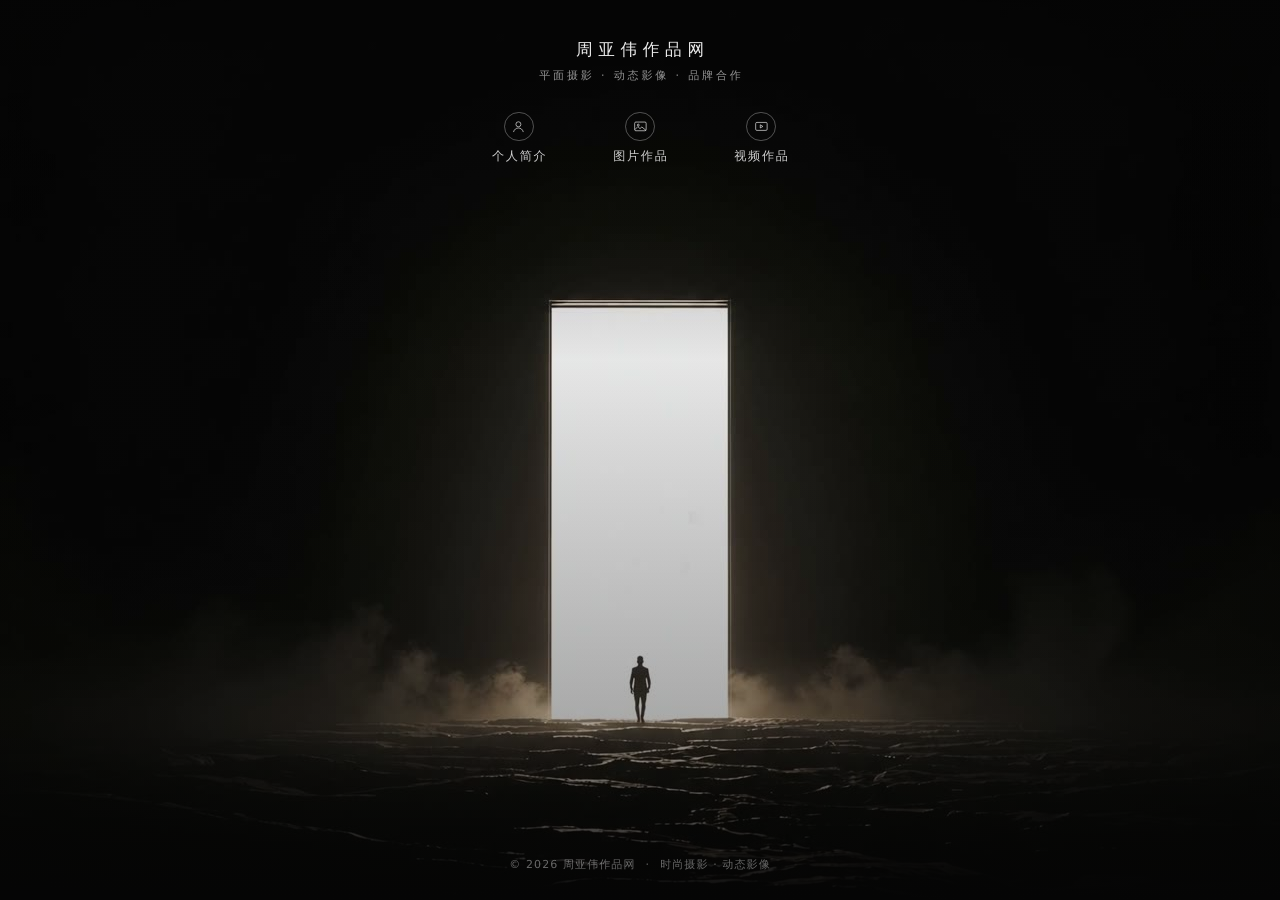
<file: docs/index.html>
<!doctype html>
<html lang="zh-CN">
  <head>
    <meta charset="utf-8" />
    <meta name="viewport" content="width=device-width, initial-scale=1" />
    <title>周亚伟作品网 · 作品集</title>
    <meta name="description" content="周亚伟作品网：平面摄影、动态影像与品牌合作的个人作品集。" />
    <meta name="theme-color" content="#050505" />
    <meta property="og:type" content="website" />
    <meta property="og:locale" content="zh_CN" />
    <meta property="og:site_name" content="周亚伟作品网" />
    <meta property="og:title" content="周亚伟作品网 · 作品集" />
    <meta property="og:description" content="平面摄影、动态影像与品牌合作的个人作品集。" />
    <meta property="og:image" content="https://zhoudong-cn.github.io/zhouyawei/og.jpg" />
    <meta name="twitter:card" content="summary_large_image" />
    <link rel="icon" href="favicon.svg" type="image/svg+xml" />
    <link rel="preload" as="image" href="assets/hero-poster.jpg" fetchpriority="high" />
    <link rel="stylesheet" href="styles.css" />
    <script>
      document.documentElement.classList.add("js-anim");
    </script>
  </head>

  <body>
    <div class="gate">
      <div class="plate" aria-hidden="true">
        <video
          class="plate-video"
          autoplay
          muted
          loop
          playsinline
          preload="metadata"
          poster="assets/hero-poster.jpg"
        >
          <source src="assets/hero-loop.mp4" type="video/mp4" />
        </video>
      </div>

      <main class="gate-inner">
        <h1 class="gate-title">周亚伟作品网</h1>
        <p class="gate-sub">平面摄影 · 动态影像 · 品牌合作</p>

        <nav class="entries" aria-label="作品入口">
          <a class="entry" href="intro.html">
            <span class="entry-ico">
              <svg viewBox="0 0 32 32" fill="none" aria-hidden="true">
                <circle cx="16" cy="11.4" r="5.4" stroke="currentColor" stroke-width="1.5" />
                <path
                  d="M5.6 27.4c1.6-5.2 5.5-8 10.4-8s8.8 2.8 10.4 8"
                  stroke="currentColor"
                  stroke-width="1.5"
                  stroke-linecap="round"
                />
              </svg>
            </span>
            <span class="entry-name">个人简介</span>
          </a>

          <a class="entry" href="photos.html">
            <span class="entry-ico">
              <svg viewBox="0 0 32 32" fill="none" aria-hidden="true">
                <rect
                  x="3.6"
                  y="6.6"
                  width="24.8"
                  height="18.8"
                  rx="2.6"
                  stroke="currentColor"
                  stroke-width="1.5"
                />
                <circle cx="11.4" cy="13.2" r="2.1" stroke="currentColor" stroke-width="1.5" />
                <path
                  d="M4.4 22.6l6.1-6.2 4.6 4.4 4.1-3.6 8.4 7"
                  stroke="currentColor"
                  stroke-width="1.5"
                  stroke-linecap="round"
                  stroke-linejoin="round"
                />
              </svg>
            </span>
            <span class="entry-name">图片作品</span>
          </a>

          <a class="entry" href="videos.html">
            <span class="entry-ico">
              <svg viewBox="0 0 32 32" fill="none" aria-hidden="true">
                <rect
                  x="3.6"
                  y="7.4"
                  width="24.8"
                  height="17.2"
                  rx="2.6"
                  stroke="currentColor"
                  stroke-width="1.5"
                />
                <path
                  d="M13.6 12.6l5.6 3.4-5.6 3.4z"
                  stroke="currentColor"
                  stroke-width="1.5"
                  stroke-linejoin="round"
                />
              </svg>
            </span>
            <span class="entry-name">视频作品</span>
          </a>
        </nav>
      </main>

      <footer class="gate-foot">
        <span>© <span id="year">2026</span> 周亚伟作品网</span>
        <span class="sep" aria-hidden="true">·</span>
        <span>时尚摄影 · 动态影像</span>
      </footer>
    </div>

    <script>
      (function () {
        var reduce = window.matchMedia("(prefers-reduced-motion: reduce)").matches;
        var v = document.querySelector(".plate-video");
        if (reduce && v) {
          v.removeAttribute("autoplay");
          v.pause();
        } else if (v && "IntersectionObserver" in window) {
          new IntersectionObserver(function (e) {
            e[0].isIntersecting ? v.play().catch(function () {}) : v.pause();
          }).observe(v);
        }
        var y = document.getElementById("year");
        if (y) y.textContent = new Date().getFullYear();
      })();
    </script>
  </body>
</html>
</file>
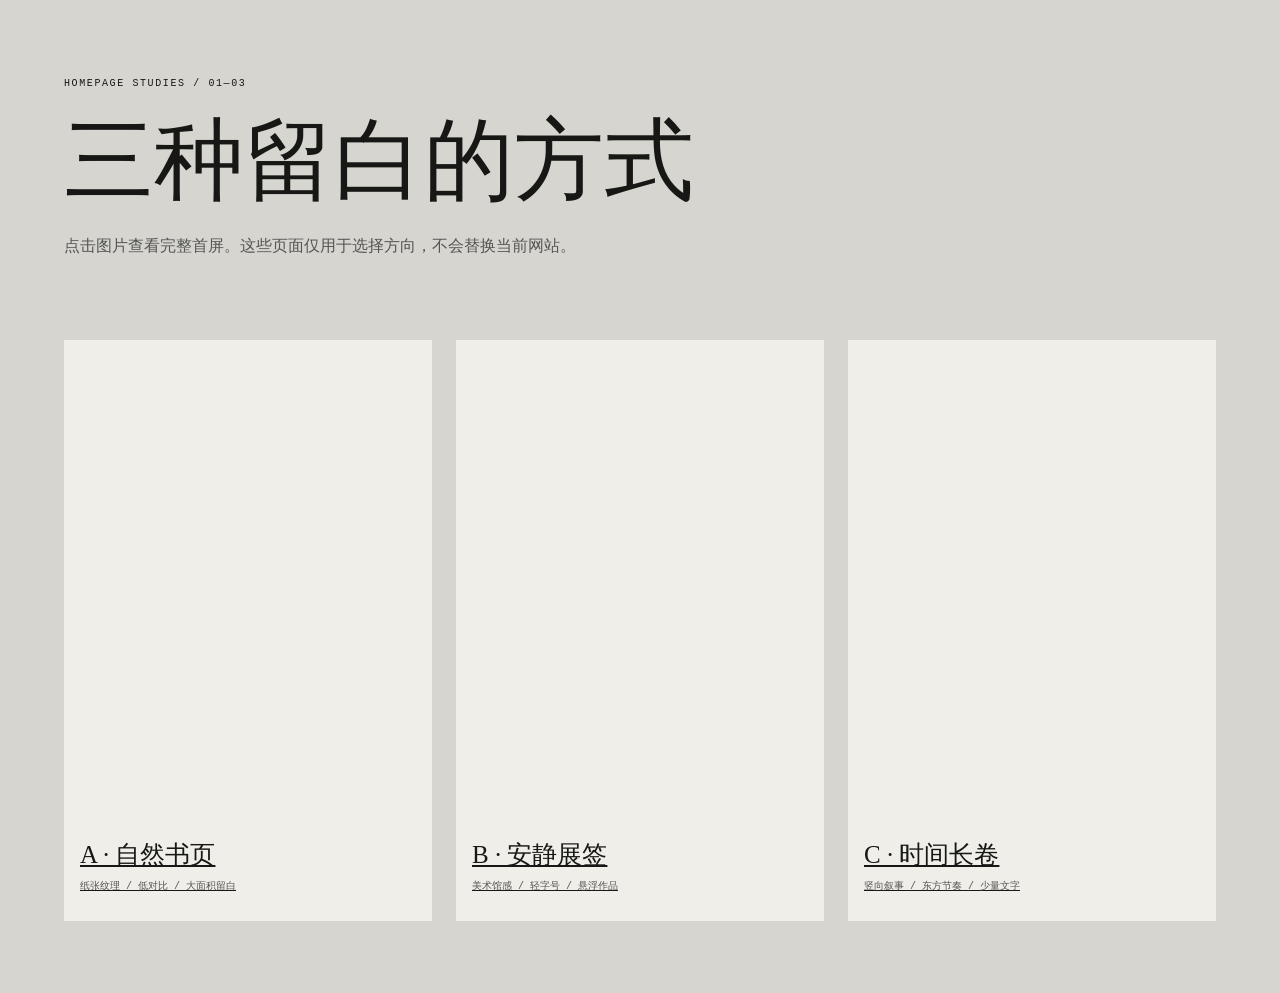
<file: docs/options/index.html>
<!doctype html><html lang="zh-CN"><head><meta charset="utf-8"><meta name="viewport" content="width=device-width,initial-scale=1"><title>首页排版选择</title><style>*{box-sizing:border-box}body{margin:0;padding:8vh 5vw;background:#d6d5cf;color:#171816;font-family:Arial,"PingFang SC",sans-serif}header{max-width:900px;margin-bottom:9vh}small{font:10px monospace;letter-spacing:.16em}h1{font:400 clamp(42px,7vw,92px)/1.05 Georgia,serif;margin:24px 0}p{line-height:1.7;color:#555}.grid{display:grid;grid-template-columns:repeat(3,1fr);gap:24px}.card{background:#efeee8;padding:12px;color:#171816;transition:.3s}.card:hover{transform:translateY(-6px)}.preview{height:52vh;background-size:cover;background-position:center;filter:grayscale(1)}.a{background-image:url(https://images.unsplash.com/photo-1464278533981-50106e6176b1?auto=format&fit=crop&w=900&q=75)}.b{background-image:url(https://images.unsplash.com/photo-1519608487953-e999c86e7455?auto=format&fit=crop&w=900&q=75)}.c{background-image:url(https://images.unsplash.com/photo-1500530855697-b586d89ba3ee?auto=format&fit=crop&w=900&q=75)}h2{font:400 25px Georgia;margin:18px 4px 4px}.card p{font:10px monospace;margin:8px 4px 16px}@media(max-width:760px){.grid{grid-template-columns:1fr}.preview{height:60vh}}</style></head><body><header><small>HOMEPAGE STUDIES / 01—03</small><h1>三种留白的方式</h1><p>点击图片查看完整首屏。这些页面仅用于选择方向，不会替换当前网站。</p></header><div class="grid"><a class="card" href="a.html"><div class="preview a"></div><h2>A · 自然书页</h2><p>纸张纹理 / 低对比 / 大面积留白</p></a><a class="card" href="b.html"><div class="preview b"></div><h2>B · 安静展签</h2><p>美术馆感 / 轻字号 / 悬浮作品</p></a><a class="card" href="c.html"><div class="preview c"></div><h2>C · 时间长卷</h2><p>竖向叙事 / 东方节奏 / 少量文字</p></a></div></body></html>
</file>
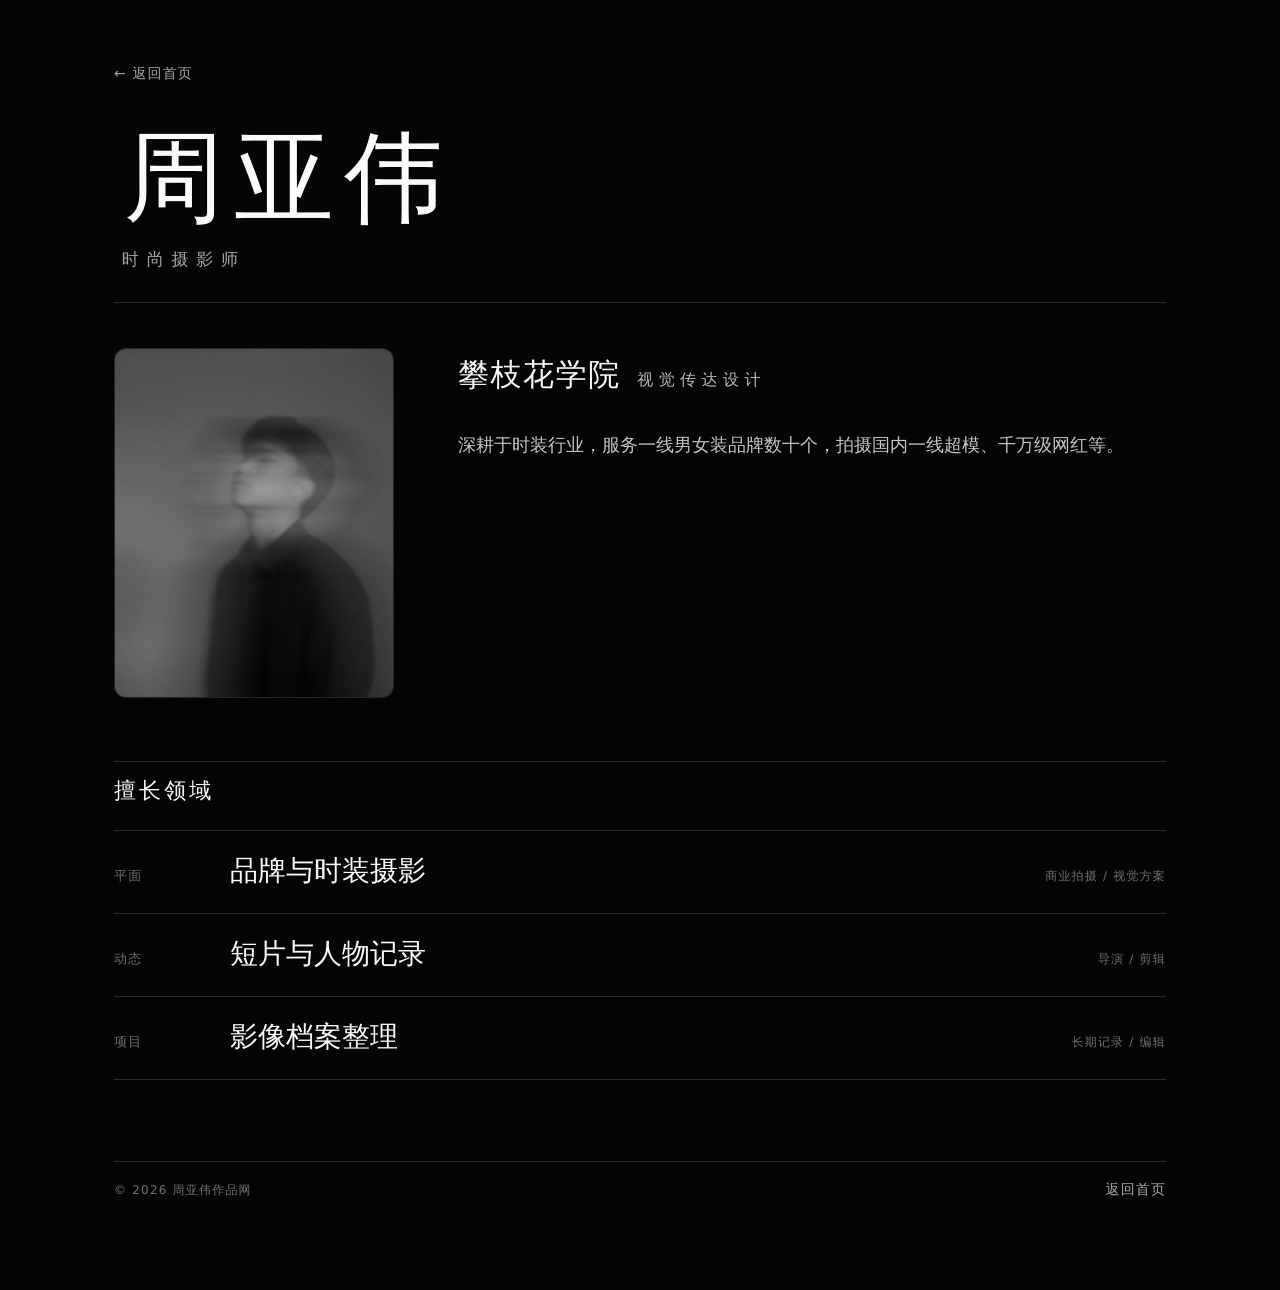
<file: docs/intro.html>
<!doctype html>
<html lang="zh-CN">
  <head>
    <meta charset="utf-8" />
    <meta name="viewport" content="width=device-width, initial-scale=1" />
    <title>个人简介 · 周亚伟作品网</title>
    <meta name="description" content="周亚伟作品网 · 时尚摄影师个人简介：平面摄影、短片影像与品牌合作。" />
    <meta name="theme-color" content="#050505" />
    <link rel="icon" href="favicon.svg" type="image/svg+xml" />
    <link rel="stylesheet" href="styles.css" />
  </head>

  <body>
    <main class="page">
      <a class="back" href="index.html">← 返回首页</a>

      <header class="intro-hero">
        <h1 class="intro-name">周亚伟</h1>
        <p class="intro-role">时尚摄影师</p>
      </header>

      <div class="intro-grid">
        <figure class="portrait">
          <img
            src="assets/portrait.jpg"
            alt="周亚伟"
            onerror="this.style.display='none';this.parentNode.classList.add('ph');this.parentNode.setAttribute('data-label','个人照片 portrait.jpg');"
          />
        </figure>

        <div class="intro-body">
          <p class="lead">
            <span class="edu-school">攀枝花学院</span>
            <span class="edu-major">视觉传达设计</span>
          </p>
          <p>深耕于时装行业，服务一线男女装品牌数十个，拍摄国内一线超模、千万级网红等。</p>
        </div>
      </div>

      <section class="section">
        <h2>擅长领域</h2>
        <div class="rows">
          <div class="row"><span class="yr">平面</span><h3>品牌与时装摄影</h3><span class="tag">商业拍摄 / 视觉方案</span></div>
          <div class="row"><span class="yr">动态</span><h3>短片与人物记录</h3><span class="tag">导演 / 剪辑</span></div>
          <div class="row"><span class="yr">项目</span><h3>影像档案整理</h3><span class="tag">长期记录 / 编辑</span></div>
        </div>
      </section>

      <footer class="page-foot">
        <span>© <span id="year">2026</span> 周亚伟作品网</span>
        <a class="back" href="index.html" style="margin: 0">返回首页</a>
      </footer>
    </main>

    <script>
      var y = document.getElementById("year");
      if (y) y.textContent = new Date().getFullYear();
    </script>
  </body>
</html>
</file>
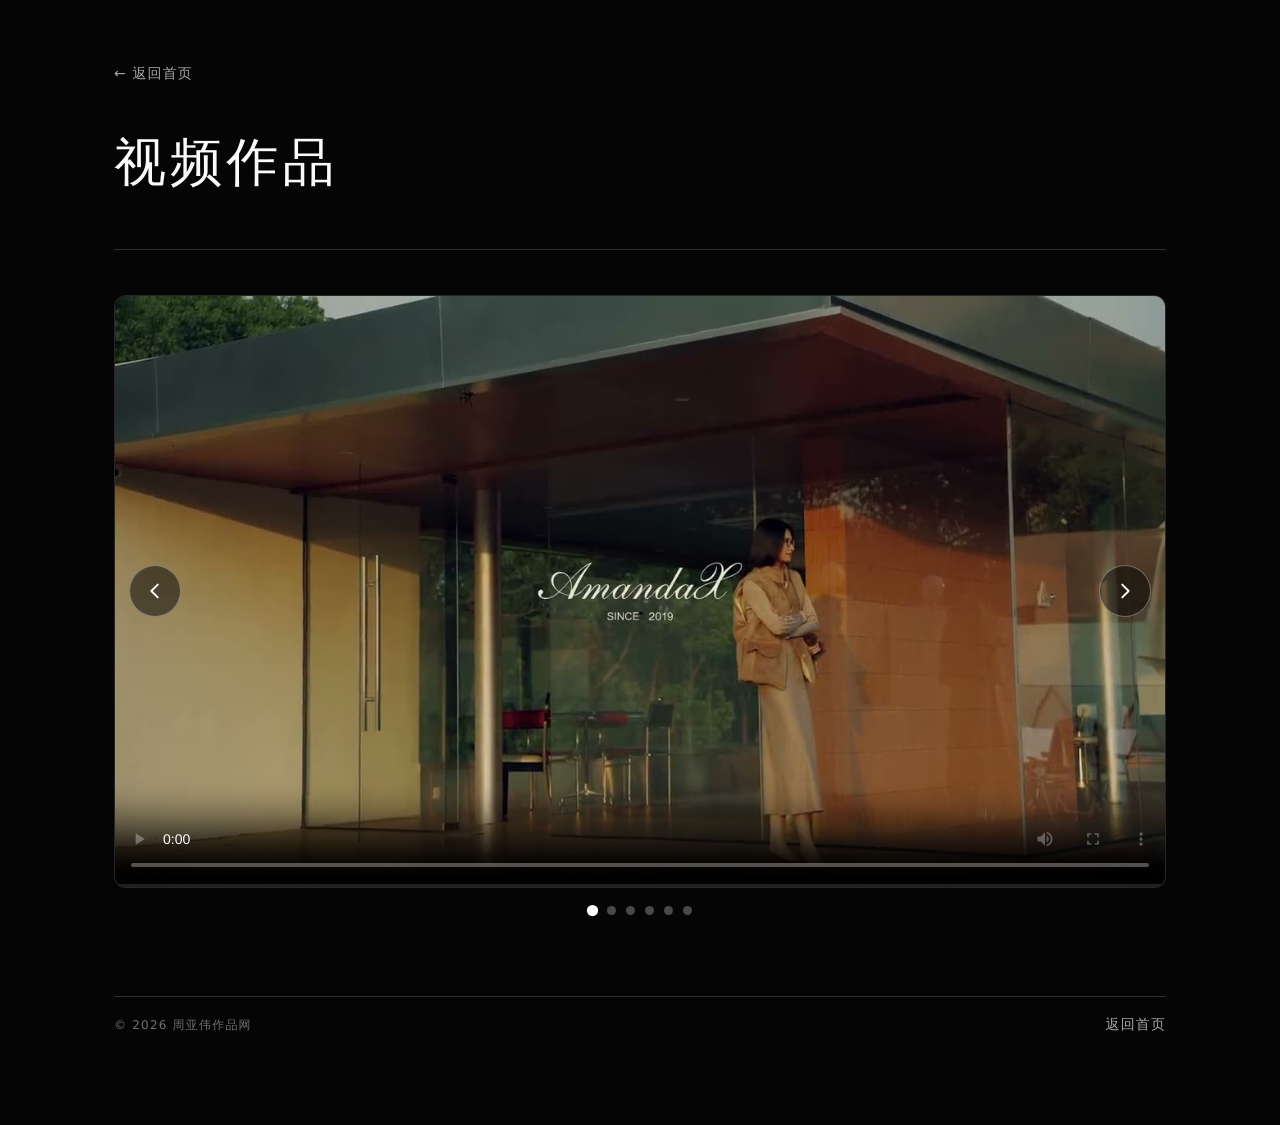
<file: docs/videos.html>
<!doctype html>
<html lang="zh-CN">
  <head>
    <meta charset="utf-8" />
    <meta name="viewport" content="width=device-width, initial-scale=1" />
    <title>视频作品 · 周亚伟作品网</title>
    <meta name="description" content="周亚伟作品网 · 短片与影像记录。" />
    <meta name="theme-color" content="#050505" />
    <meta property="og:type" content="website" />
    <meta property="og:locale" content="zh_CN" />
    <meta property="og:site_name" content="周亚伟作品网" />
    <meta property="og:title" content="视频作品 · 周亚伟作品网" />
    <meta property="og:description" content="短片与影像记录。" />
    <meta property="og:image" content="https://zhoudong-cn.github.io/zhouyawei/og.jpg" />
    <meta name="twitter:card" content="summary_large_image" />
    <link rel="icon" href="favicon.svg" type="image/svg+xml" />
    <link rel="stylesheet" href="styles.css" />
  </head>
  <body>
    <main class="page">
      <a class="back" href="index.html">← 返回首页</a>
      <header class="page-head">
        <h1>视频作品</h1>
      </header>

      <section class="carousel" aria-roledescription="轮播">
        <div class="carousel-stage">
          <div class="carousel-track" id="track">
            <div class="slide"><video controls preload="metadata" playsinline poster="assets/videos/v01.jpg" aria-label="视频 1"><source src="assets/videos/v01.mp4" type="video/mp4" /></video></div>
            <div class="slide"><video controls preload="metadata" playsinline poster="assets/videos/v02.jpg" aria-label="视频 2"><source src="assets/videos/v02.mp4" type="video/mp4" /></video></div>
            <div class="slide"><video controls preload="metadata" playsinline poster="assets/videos/v03.jpg" aria-label="视频 3"><source src="assets/videos/v03.mp4" type="video/mp4" /></video></div>
            <div class="slide"><video controls preload="metadata" playsinline poster="assets/videos/v04.jpg" aria-label="视频 4"><source src="assets/videos/v04.mp4" type="video/mp4" /></video></div>
            <div class="slide"><video controls preload="metadata" playsinline poster="assets/videos/v05.jpg" aria-label="视频 5"><source src="assets/videos/v05.mp4" type="video/mp4" /></video></div>
            <div class="slide"><video controls preload="metadata" playsinline poster="assets/videos/v06.jpg" aria-label="视频 6"><source src="assets/videos/v06.mp4" type="video/mp4" /></video></div>
          </div>

          <button class="car-btn prev" id="prev" type="button" aria-label="上一个">
            <svg viewBox="0 0 24 24" fill="none" aria-hidden="true"><path d="M15 5l-7 7 7 7" stroke="currentColor" stroke-width="2" stroke-linecap="round" stroke-linejoin="round" /></svg>
          </button>
          <button class="car-btn next" id="next" type="button" aria-label="下一个">
            <svg viewBox="0 0 24 24" fill="none" aria-hidden="true"><path d="M9 5l7 7-7 7" stroke="currentColor" stroke-width="2" stroke-linecap="round" stroke-linejoin="round" /></svg>
          </button>

          <div class="car-progress" aria-hidden="true"><span id="progFill"></span></div>
        </div>

        <div class="car-dots" id="dots" role="tablist" aria-label="视频导航"></div>
      </section>

      <footer class="page-foot">
        <span>© <span id="year">2026</span> 周亚伟作品网</span>
        <a class="back" href="index.html" style="margin:0">返回首页</a>
      </footer>
    </main>

    <script>
      (function(){
        var y=document.getElementById("year"); if(y) y.textContent=new Date().getFullYear();
        var track=document.getElementById("track");
        var stage=track.parentNode;
        var slides=Array.prototype.slice.call(track.children);
        var prev=document.getElementById("prev");
        var next=document.getElementById("next");
        var dotsWrap=document.getElementById("dots");
        var progFill=document.getElementById("progFill");
        var n=slides.length, i=0;
        var INTERVAL=5000, timer=null;

        slides.forEach(function(s,di){
          var b=document.createElement("button");
          b.type="button";
          b.setAttribute("role","tab");
          b.setAttribute("aria-label","第 "+(di+1)+" 个视频");
          b.addEventListener("click",function(){ go(di); start(); });
          dotsWrap.appendChild(b);
        });
        var dots=Array.prototype.slice.call(dotsWrap.children);

        function sync(){
          dots.forEach(function(d,di){ d.classList.toggle("on",di===i); });
          slides.forEach(function(s,si){
            var v=s.querySelector("video");
            if(v && si!==i) v.pause();
          });
        }
        function go(k){
          i=(k%n+n)%n;
          track.style.transform="translateX("+(-i*100)+"%)";
          sync();
          restartProgress();
        }

        function restartProgress(){
          if(!progFill) return;
          progFill.style.animation="none";
          void progFill.offsetWidth;
          if(!reduce) progFill.style.animation="carfill "+INTERVAL+"ms linear forwards";
          else progFill.style.transform="scaleX(1)";
        }
        function start(){
          stop();
          if(reduce) return;
          timer=setInterval(function(){
            var v=slides[i].querySelector("video");
            if(v && !v.paused && !v.ended && v.currentTime>0) return; // 不打断正在播放的视频
            go(i+1);
          },INTERVAL);
          stage.classList.remove("paused");
        }
        function stop(){
          if(timer){ clearInterval(timer); timer=null; }
          stage.classList.add("paused");
        }

        prev.addEventListener("click",function(){ go(i-1); start(); });
        next.addEventListener("click",function(){ go(i+1); start(); });
        document.addEventListener("keydown",function(e){
          if(e.key==="ArrowLeft"){ go(i-1); start(); }
          else if(e.key==="ArrowRight"){ go(i+1); start(); }
        });

        stage.addEventListener("mouseenter",stop);
        stage.addEventListener("mouseleave",start);
        document.addEventListener("visibilitychange",function(){ if(document.hidden) stop(); else start(); });

        var reduce=window.matchMedia("(prefers-reduced-motion: reduce)").matches;
        if(reduce) track.classList.add("no-anim");
        sync();
        start();
      })();
    </script>
  </body>
</html>
</file>
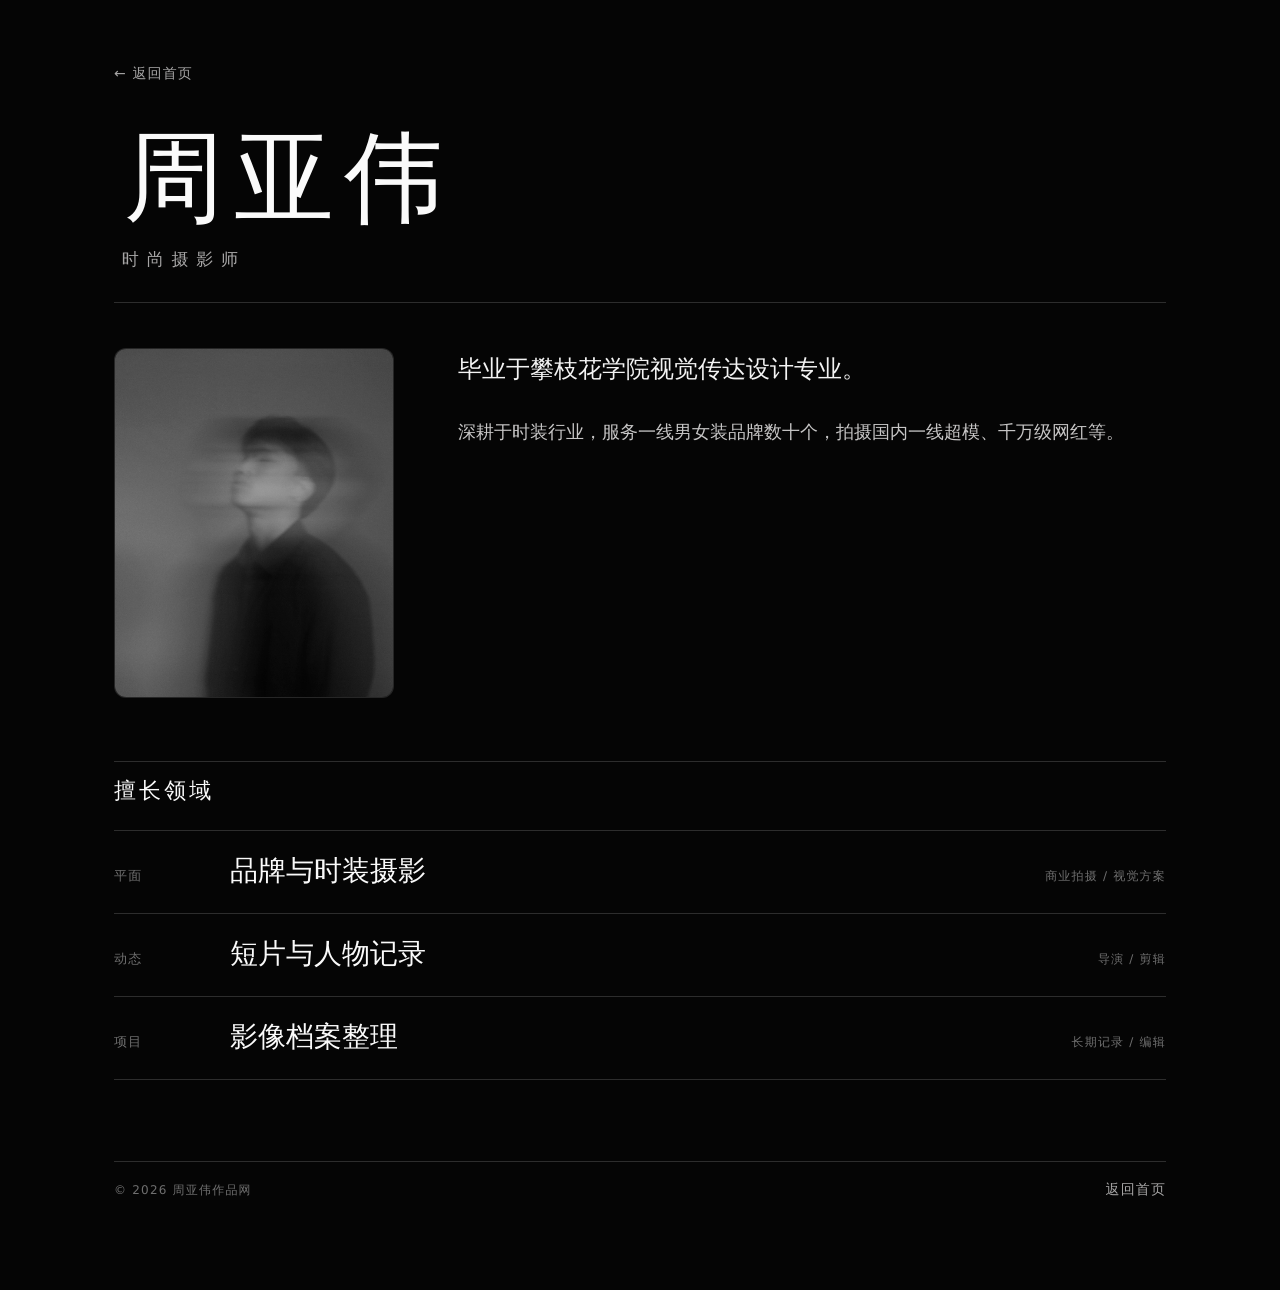
<file: github-pages/docs/intro.html>
<!doctype html>
<html lang="zh-CN">
  <head>
    <meta charset="utf-8" />
    <meta name="viewport" content="width=device-width, initial-scale=1" />
    <title>个人简介 · 周亚伟作品网</title>
    <meta name="description" content="周亚伟作品网 · 时尚摄影师个人简介：平面摄影、短片影像与品牌合作。" />
    <meta name="theme-color" content="#050505" />
    <link rel="icon" href="favicon.svg" type="image/svg+xml" />
    <link rel="stylesheet" href="styles.css" />
  </head>

  <body>
    <main class="page">
      <a class="back" href="index.html">← 返回首页</a>

      <header class="intro-hero">
        <h1 class="intro-name">周亚伟</h1>
        <p class="intro-role">时尚摄影师</p>
      </header>

      <div class="intro-grid">
        <figure class="portrait">
          <img
            src="assets/portrait.jpg"
            alt="周亚伟"
            onerror="this.style.display='none';this.parentNode.classList.add('ph');this.parentNode.setAttribute('data-label','个人照片 portrait.jpg');"
          />
        </figure>

        <div class="intro-body">
          <p class="lead">毕业于攀枝花学院视觉传达设计专业。</p>
          <p>深耕于时装行业，服务一线男女装品牌数十个，拍摄国内一线超模、千万级网红等。</p>
        </div>
      </div>

      <section class="section">
        <h2>擅长领域</h2>
        <div class="rows">
          <div class="row"><span class="yr">平面</span><h3>品牌与时装摄影</h3><span class="tag">商业拍摄 / 视觉方案</span></div>
          <div class="row"><span class="yr">动态</span><h3>短片与人物记录</h3><span class="tag">导演 / 剪辑</span></div>
          <div class="row"><span class="yr">项目</span><h3>影像档案整理</h3><span class="tag">长期记录 / 编辑</span></div>
        </div>
      </section>

      <footer class="page-foot">
        <span>© <span id="year">2026</span> 周亚伟作品网</span>
        <a class="back" href="index.html" style="margin: 0">返回首页</a>
      </footer>
    </main>

    <script>
      var y = document.getElementById("year");
      if (y) y.textContent = new Date().getFullYear();
    </script>
  </body>
</html>
</file>
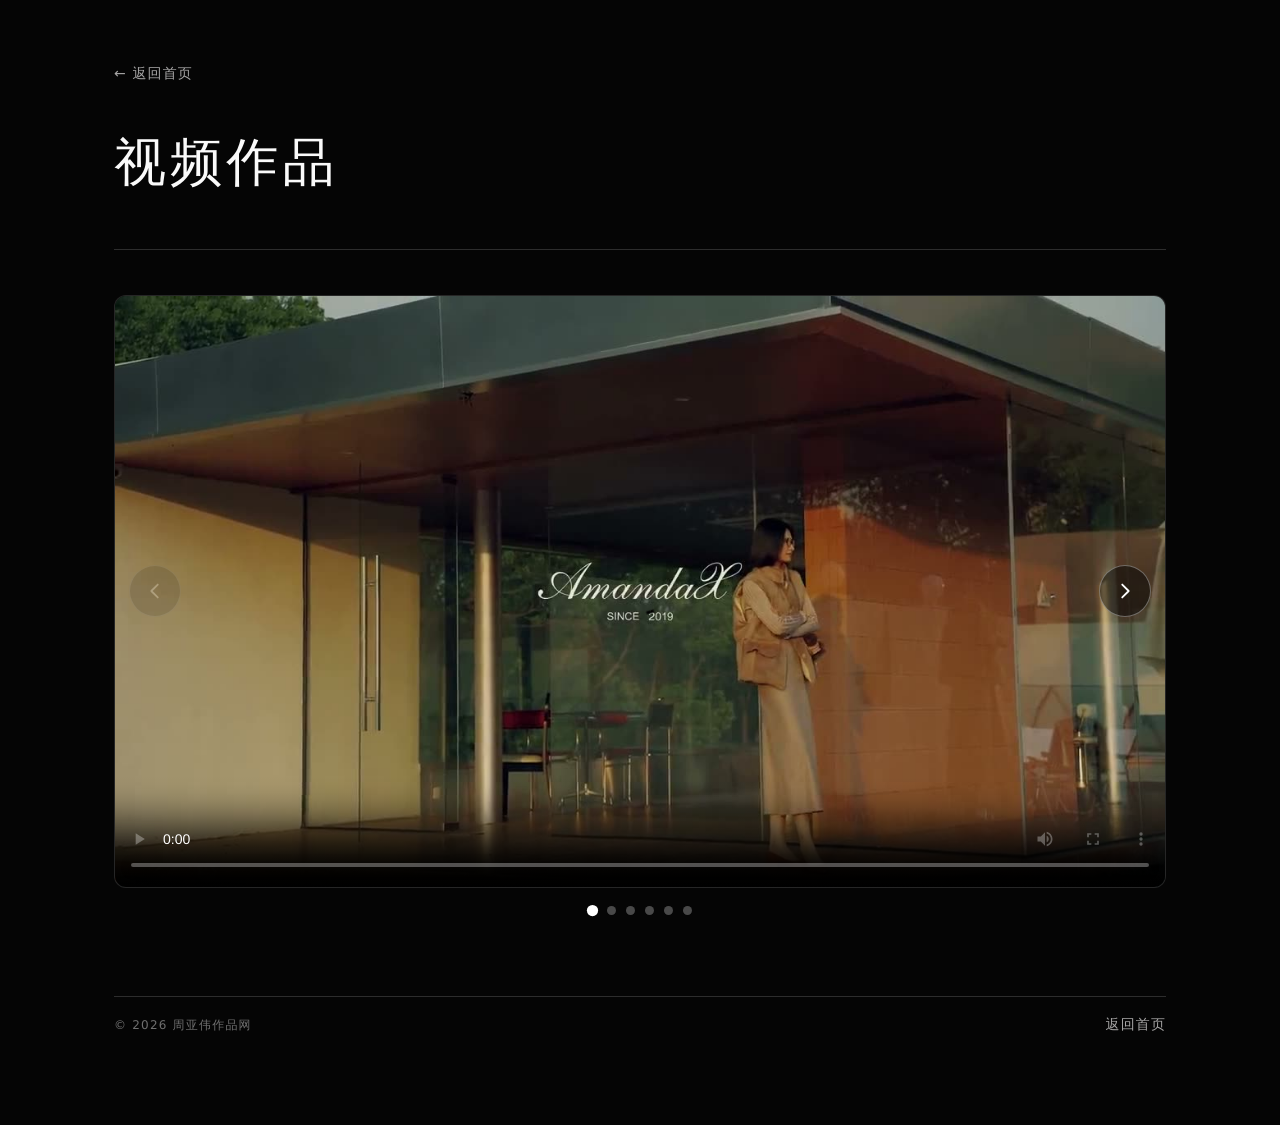
<file: github-pages/docs/videos.html>
<!doctype html>
<html lang="zh-CN">
  <head>
    <meta charset="utf-8" />
    <meta name="viewport" content="width=device-width, initial-scale=1" />
    <title>视频作品 · 周亚伟作品网</title>
    <meta name="description" content="周亚伟作品网 · 短片与影像记录。" />
    <meta name="theme-color" content="#050505" />
    <meta property="og:type" content="website" />
    <meta property="og:locale" content="zh_CN" />
    <meta property="og:site_name" content="周亚伟作品网" />
    <meta property="og:title" content="视频作品 · 周亚伟作品网" />
    <meta property="og:description" content="短片与影像记录。" />
    <meta property="og:image" content="https://zhoudong-cn.github.io/zhouyawei/og.jpg" />
    <meta name="twitter:card" content="summary_large_image" />
    <link rel="icon" href="favicon.svg" type="image/svg+xml" />
    <link rel="stylesheet" href="styles.css" />
  </head>
  <body>
    <main class="page">
      <a class="back" href="index.html">← 返回首页</a>
      <header class="page-head">
        <h1>视频作品</h1>
      </header>

      <section class="carousel" aria-roledescription="轮播">
        <div class="carousel-stage">
          <div class="carousel-track" id="track">
            <div class="slide"><video controls preload="metadata" playsinline poster="assets/videos/v01.jpg" aria-label="视频 1"><source src="assets/videos/v01.mp4" type="video/mp4" /></video></div>
            <div class="slide"><video controls preload="metadata" playsinline poster="assets/videos/v02.jpg" aria-label="视频 2"><source src="assets/videos/v02.mp4" type="video/mp4" /></video></div>
            <div class="slide"><video controls preload="metadata" playsinline poster="assets/videos/v03.jpg" aria-label="视频 3"><source src="assets/videos/v03.mp4" type="video/mp4" /></video></div>
            <div class="slide"><video controls preload="metadata" playsinline poster="assets/videos/v04.jpg" aria-label="视频 4"><source src="assets/videos/v04.mp4" type="video/mp4" /></video></div>
            <div class="slide"><video controls preload="metadata" playsinline poster="assets/videos/v05.jpg" aria-label="视频 5"><source src="assets/videos/v05.mp4" type="video/mp4" /></video></div>
            <div class="slide"><video controls preload="metadata" playsinline poster="assets/videos/v06.jpg" aria-label="视频 6"><source src="assets/videos/v06.mp4" type="video/mp4" /></video></div>
          </div>

          <button class="car-btn prev" id="prev" type="button" aria-label="上一个">
            <svg viewBox="0 0 24 24" fill="none" aria-hidden="true"><path d="M15 5l-7 7 7 7" stroke="currentColor" stroke-width="2" stroke-linecap="round" stroke-linejoin="round" /></svg>
          </button>
          <button class="car-btn next" id="next" type="button" aria-label="下一个">
            <svg viewBox="0 0 24 24" fill="none" aria-hidden="true"><path d="M9 5l7 7-7 7" stroke="currentColor" stroke-width="2" stroke-linecap="round" stroke-linejoin="round" /></svg>
          </button>
        </div>

        <div class="car-dots" id="dots" role="tablist" aria-label="视频导航"></div>
      </section>

      <footer class="page-foot">
        <span>© <span id="year">2026</span> 周亚伟作品网</span>
        <a class="back" href="index.html" style="margin:0">返回首页</a>
      </footer>
    </main>

    <script>
      (function(){
        var y=document.getElementById("year"); if(y) y.textContent=new Date().getFullYear();
        var track=document.getElementById("track");
        var slides=Array.prototype.slice.call(track.children);
        var prev=document.getElementById("prev");
        var next=document.getElementById("next");
        var dotsWrap=document.getElementById("dots");
        var n=slides.length, i=0;

        slides.forEach(function(s,di){
          var b=document.createElement("button");
          b.type="button";
          b.setAttribute("role","tab");
          b.setAttribute("aria-label","第 "+(di+1)+" 个视频");
          b.addEventListener("click",function(){ go(di); });
          dotsWrap.appendChild(b);
        });
        var dots=Array.prototype.slice.call(dotsWrap.children);

        function sync(){
          prev.disabled=i===0;
          next.disabled=i===n-1;
          dots.forEach(function(d,di){ d.classList.toggle("on",di===i); });
          slides.forEach(function(s,si){
            var v=s.querySelector("video");
            if(v && si!==i) v.pause();
          });
        }
        function go(k){
          i=Math.max(0,Math.min(n-1,k));
          track.style.transform="translateX("+(-i*100)+"%)";
          sync();
        }

        prev.addEventListener("click",function(){ go(i-1); });
        next.addEventListener("click",function(){ go(i+1); });
        document.addEventListener("keydown",function(e){
          if(e.key==="ArrowLeft") go(i-1);
          else if(e.key==="ArrowRight") go(i+1);
        });

        var reduce=window.matchMedia("(prefers-reduced-motion: reduce)").matches;
        if(reduce) track.classList.add("no-anim");
        sync();
      })();
    </script>
  </body>
</html>
</file>
<file: docs/styles.css>
/* =========================================================
   静默影像 · 全站样式
   1. 变量与基础  2. 首页入口（全屏视频 + 三个入口）
   3. 二级页面通用版式  4. 图片 / 视频 / 简介内容
   5. 响应式与动效降级
   ========================================================= */

/* ---------- 1. 变量与基础 ---------- */
:root {
  --bg: #050505;
  --ink: #fafafa;
  --muted: #a7a6a6;
  --dim: #6f6f6f;
  --line: rgba(250, 250, 250, 0.16);
  --line-soft: rgba(250, 250, 250, 0.1);
  --shell: clamp(20px, 5vw, 72px);
  --serif: Georgia, "Songti SC", "Times New Roman", serif;
  --sans: ui-sans-serif, system-ui, -apple-system, BlinkMacSystemFont, "Segoe UI",
    "PingFang SC", "Hiragino Sans GB", "Microsoft YaHei", sans-serif;
}

* {
  box-sizing: border-box;
}

html {
  scroll-behavior: smooth;
  background: var(--bg);
  -webkit-text-size-adjust: 100%;
}

body {
  margin: 0;
  background: var(--bg);
  color: var(--ink);
  font-family: var(--sans);
  text-rendering: geometricPrecision;
  -webkit-font-smoothing: antialiased;
}

a {
  color: inherit;
  text-decoration: none;
}

img,
video {
  display: block;
  max-width: 100%;
}

h1,
h2,
h3 {
  font-weight: 400;
}

:focus-visible {
  outline: 2px solid #fff;
  outline-offset: 3px;
  border-radius: 3px;
}

/* ---------- 2. 首页入口 ---------- */
.gate {
  position: relative;
  min-height: 100svh;
  display: grid;
  align-content: start;
  justify-items: center;
  overflow: hidden;
  background: var(--bg);
  padding: clamp(22px, 4.4vh, 44px) var(--shell) clamp(72px, 12vh, 120px);
}

.plate,
.plate::after,
.plate-video {
  position: absolute;
  inset: 0;
}

.plate-video {
  width: 100%;
  height: 100%;
  object-fit: cover;
  object-position: center;
  pointer-events: none;
}

.plate::after {
  content: "";
  background: linear-gradient(
      to bottom,
      rgba(5, 5, 5, 0.72) 0%,
      rgba(5, 5, 5, 0.3) 16%,
      rgba(5, 5, 5, 0.04) 40%,
      rgba(5, 5, 5, 0.3) 80%,
      #050505 100%
    ),
    linear-gradient(
      to right,
      rgba(5, 5, 5, 0.44) 0%,
      rgba(5, 5, 5, 0.05) 30%,
      rgba(5, 5, 5, 0.05) 70%,
      rgba(5, 5, 5, 0.44) 100%
    );
}

.gate-inner {
  position: relative;
  z-index: 1;
  text-align: center;
}

.gate-title {
  margin: 0 0 clamp(6px, 1.1vh, 10px);
  font-family: var(--serif);
  font-size: clamp(15px, 1.3vw, 19px);
  line-height: 1.2;
  letter-spacing: 0.34em;
  text-indent: 0.34em;
  color: rgba(250, 250, 250, 0.94);
}

.gate-sub {
  margin: 0 0 clamp(14px, 2.6vh, 24px);
  color: rgba(250, 250, 250, 0.58);
  font-size: clamp(10px, 0.86vw, 11.5px);
  letter-spacing: 0.26em;
  text-indent: 0.26em;
}

.entries {
  display: flex;
  flex-wrap: wrap;
  align-items: flex-start;
  justify-content: center;
  gap: clamp(22px, 4.4vw, 56px);
}

.entry {
  display: block;
  width: auto;
  padding: 4px;
  text-align: center;
  border: 0;
  background: none;
  transition: transform 0.5s cubic-bezier(0.22, 1, 0.36, 1);
}

.entry:hover,
.entry:focus-visible {
  transform: translateY(-3px);
}

.entry-ico {
  display: grid;
  place-items: center;
  width: clamp(27px, 2.3vw, 33px);
  height: clamp(27px, 2.3vw, 33px);
  margin: 0 auto 7px;
  border: 1px solid rgba(250, 250, 250, 0.3);
  border-radius: 50%;
  color: rgba(250, 250, 250, 0.9);
  transition: transform 0.5s cubic-bezier(0.22, 1, 0.36, 1), border-color 0.4s ease,
    color 0.4s ease;
}

.entry-ico svg {
  width: 54%;
  height: auto;
}

.entry:hover .entry-ico {
  transform: scale(1.05);
  border-color: rgba(250, 250, 250, 0.6);
  color: #fff;
}

.entry-name {
  display: block;
  font-size: clamp(11px, 0.95vw, 12.5px);
  letter-spacing: 0.14em;
  text-indent: 0.14em;
  color: rgba(250, 250, 250, 0.82);
  transition: color 0.4s ease;
}

.entry:hover .entry-name {
  color: #fff;
}

.gate-foot {
  position: absolute;
  z-index: 1;
  left: 0;
  right: 0;
  bottom: clamp(18px, 3vh, 34px);
  display: flex;
  justify-content: center;
  gap: 10px;
  color: rgba(250, 250, 250, 0.4);
  font-size: 11px;
  letter-spacing: 0.1em;
}

/* ---------- 3. 二级页面通用版式 ---------- */
.page {
  max-width: 1180px;
  margin: 0 auto;
  padding: clamp(40px, 7vh, 84px) var(--shell) clamp(64px, 10vh, 120px);
}

.back {
  display: inline-flex;
  align-items: center;
  gap: 8px;
  margin-bottom: clamp(28px, 5vh, 52px);
  color: var(--muted);
  font-size: 14px;
  letter-spacing: 0.08em;
  transition: color 0.3s ease, gap 0.3s ease;
}

.back:hover {
  color: #fff;
  gap: 12px;
}

.page-head {
  padding-bottom: clamp(24px, 4vh, 40px);
  border-bottom: 1px solid var(--line);
}

.page-head h1 {
  margin: 0 0 14px;
  font-family: var(--serif);
  font-size: clamp(30px, 4.6vw, 52px);
  letter-spacing: 0.08em;
}

.page-head p {
  margin: 0;
  max-width: 34em;
  color: var(--muted);
  font-size: clamp(14px, 1.5vw, 17px);
  line-height: 1.8;
}

.section {
  margin-top: clamp(40px, 7vh, 72px);
}

.section h2 {
  margin: 0 0 clamp(16px, 2.6vh, 28px);
  padding-top: 14px;
  border-top: 1px solid var(--line);
  font-size: clamp(17px, 2vw, 22px);
  letter-spacing: 0.14em;
}

.section > p {
  margin: 0 0 clamp(18px, 3vh, 30px);
  max-width: 56ch;
  color: var(--muted);
  font-size: clamp(14px, 1.15vw, 16px);
  letter-spacing: 0.04em;
}

.lead {
  max-width: 36em;
  margin: 0;
  color: #b9b8b8;
  font-size: clamp(15px, 1.6vw, 18px);
  line-height: 1.9;
}

.page-foot {
  margin-top: clamp(56px, 9vh, 104px);
  padding-top: 20px;
  border-top: 1px solid var(--line);
  display: flex;
  flex-wrap: wrap;
  justify-content: space-between;
  gap: 12px;
  color: var(--dim);
  font-size: 12px;
  letter-spacing: 0.1em;
}

/* ---------- 4. 内容：图片 / 视频 / 简介 ---------- */
.shots {
  display: grid;
  grid-template-columns: repeat(auto-fill, minmax(270px, 1fr));
  gap: clamp(14px, 2.2vw, 24px);
}

.shot {
  display: block;
  overflow: hidden;
  border-radius: 10px;
  background: #0d0d0d;
}

.shot img {
  width: 100%;
  aspect-ratio: 16 / 9;
  object-fit: cover;
  filter: contrast(1.03);
  transition: transform 0.9s cubic-bezier(0.22, 1, 0.36, 1);
}

.shot:hover img,
.shot:focus-visible img {
  transform: scale(1.045);
}

.clips {
  display: grid;
  grid-template-columns: repeat(auto-fit, minmax(280px, 1fr));
  gap: clamp(16px, 2.4vw, 26px);
}

.clip {
  position: relative;
  overflow: hidden;
  border-radius: 10px;
  background: #0d0d0d;
  border: 1px solid var(--line-soft);
}

.clip.featured {
  grid-column: 1 / -1;
}

.clip video,
.clip img {
  width: 100%;
  aspect-ratio: 16 / 9;
  object-fit: cover;
}

.clip.featured video {
  aspect-ratio: 21 / 9;
}

.brand-plate {
  margin: 0;
  padding: clamp(14px, 3vw, 36px);
  border-radius: 10px;
  background: #f7f7f4;
}

.brand-plate img {
  width: 100%;
  height: auto;
}

.rows {
  border-top: 1px solid var(--line);
}

.row {
  display: grid;
  grid-template-columns: 92px 1fr auto;
  gap: 24px;
  align-items: baseline;
  padding: 22px 0;
  border-bottom: 1px solid var(--line);
  transition: padding-left 0.4s ease;
}

.row:hover {
  padding-left: 8px;
}

.row .yr {
  color: var(--dim);
  font-size: 13px;
  letter-spacing: 0.1em;
}

.row h3 {
  margin: 0;
  font-family: var(--serif);
  font-size: clamp(20px, 2.6vw, 28px);
}

.row .tag {
  color: var(--dim);
  font-size: 12px;
  letter-spacing: 0.1em;
}

.contact-line {
  display: flex;
  flex-wrap: wrap;
  gap: clamp(18px, 4vw, 44px);
  font-size: clamp(16px, 1.8vw, 20px);
  letter-spacing: 0.04em;
}

.contact-line span b {
  display: block;
  margin-bottom: 6px;
  color: var(--dim);
  font-size: 11px;
  font-weight: 400;
  letter-spacing: 0.16em;
}

/* ---------- 个人简介排版 ---------- */
.intro-hero {
  padding-bottom: clamp(20px, 3.4vh, 38px);
  margin-bottom: clamp(30px, 5vh, 52px);
  border-bottom: 1px solid var(--line);
}

.intro-name {
  margin: 0;
  font-family: var(--serif);
  font-size: clamp(48px, 9vw, 100px);
  line-height: 1;
  letter-spacing: 0.1em;
  text-indent: 0.1em;
}

.intro-role {
  margin: clamp(12px, 2.2vh, 20px) 0 0;
  font-size: clamp(13px, 1.4vw, 17px);
  letter-spacing: 0.46em;
  text-indent: 0.46em;
  color: var(--muted);
}

.intro-grid {
  display: grid;
  grid-template-columns: clamp(170px, 22vw, 280px) 1fr;
  gap: clamp(26px, 5vw, 64px);
  align-items: start;
}

.intro-body p {
  margin: 0 0 clamp(16px, 2.6vh, 26px);
  color: #c7c6c6;
  font-size: clamp(15px, 1.55vw, 18px);
  line-height: 1.95;
}

.intro-body p:last-child {
  margin-bottom: 0;
}

.intro-body .lead {
  font-size: clamp(19px, 2.1vw, 24px);
  line-height: 1.8;
  color: #f3f3f3;
}

.edu-school {
  font-size: clamp(22px, 2.7vw, 31px);
  letter-spacing: 0.05em;
  color: #f6f6f6;
}

.edu-major {
  margin-left: 0.55em;
  font-size: clamp(13px, 1.5vw, 16px);
  letter-spacing: 0.34em;
  text-indent: 0.34em;
  color: #b9b8b8;
}

/* ---------- 图片作品：排版图 ---------- */
.spreads {
  display: flex;
  flex-direction: column;
  gap: clamp(14px, 2.4vw, 26px);
  max-width: 1080px;
  margin: 0 auto;
}

.spread {
  display: block;
  width: 100%;
  margin: 0;
  padding: 0;
  border: 0;
  background: none;
  border-radius: 10px;
  overflow: hidden;
  cursor: zoom-in;
  transition: opacity 0.4s ease;
}

.spread:hover {
  opacity: 0.92;
}

.spread img {
  width: 100%;
  height: auto;
  display: block;
}

/* ---------- 5b. 个人简介头像 / 占位 / 灯箱 / 进场 ---------- */
.about {
  display: grid;
  grid-template-columns: clamp(180px, 24vw, 300px) 1fr;
  gap: clamp(24px, 5vw, 64px);
  align-items: start;
}

.portrait {
  position: relative;
  margin: 0;
  aspect-ratio: 4 / 5;
  border-radius: 12px;
  overflow: hidden;
  background: #0d0d0d;
  border: 1px solid var(--line-soft);
}

.portrait img {
  width: 100%;
  height: 100%;
  object-fit: cover;
}

.portrait.ph::after {
  content: attr(data-label);
  position: absolute;
  inset: 0;
  display: grid;
  place-items: center;
  padding: 18px;
  text-align: center;
  color: var(--dim);
  font-size: 13px;
  letter-spacing: 0.08em;
  line-height: 1.7;
  background: repeating-linear-gradient(
    45deg,
    transparent 0 10px,
    rgba(250, 250, 250, 0.05) 10px 11px,
    transparent 11px 21px
  );
}

/* 视频占位卡 */
.clip.ph .ph-img {
  width: 100%;
  aspect-ratio: 16 / 9;
  object-fit: cover;
  filter: grayscale(0.72) brightness(0.6);
}

.clip.ph .ph-play {
  position: absolute;
  inset: 0;
  margin: auto;
  width: 62px;
  height: 62px;
  border-radius: 50%;
  display: grid;
  place-items: center;
  color: #fff;
  background: rgba(250, 250, 250, 0.12);
  border: 1px solid rgba(250, 250, 250, 0.4);
}

.clip.ph .ph-tag {
  position: absolute;
  left: 12px;
  top: 12px;
  padding: 4px 10px;
  border-radius: 999px;
  background: rgba(5, 5, 5, 0.62);
  border: 1px solid var(--line);
  color: var(--muted);
  font-size: 11px;
  letter-spacing: 0.08em;
}

/* ---------- 视频轮播 ---------- */
.carousel {
  margin-top: clamp(26px, 5vh, 46px);
}

.carousel-stage {
  position: relative;
  overflow: hidden;
  border-radius: 12px;
  background: #0d0d0d;
  border: 1px solid var(--line-soft);
}

.carousel-track {
  display: flex;
  transition: transform 0.55s cubic-bezier(0.22, 1, 0.36, 1);
}

.carousel-track.no-anim {
  transition: none;
}

.slide {
  flex: 0 0 100%;
  min-width: 100%;
}

.slide video {
  width: 100%;
  aspect-ratio: 16 / 9;
  object-fit: cover;
  background: #0d0d0d;
}

.car-btn {
  position: absolute;
  top: 50%;
  transform: translateY(-50%);
  width: 52px;
  height: 52px;
  display: grid;
  place-items: center;
  border-radius: 50%;
  border: 1px solid rgba(250, 250, 250, 0.35);
  background: rgba(5, 5, 5, 0.5);
  color: #fff;
  cursor: pointer;
  transition: background 0.3s ease, opacity 0.3s ease;
}

.car-btn:hover {
  background: rgba(5, 5, 5, 0.8);
}

.car-btn:disabled {
  opacity: 0.22;
  cursor: default;
}

.car-btn svg {
  width: 22px;
  height: 22px;
}

.car-btn.prev {
  left: 14px;
}

.car-btn.next {
  right: 14px;
}

.car-dots {
  display: flex;
  justify-content: center;
  gap: 10px;
  margin-top: 18px;
}

.car-dots button {
  width: 9px;
  height: 9px;
  padding: 0;
  border: none;
  border-radius: 50%;
  background: rgba(250, 250, 250, 0.28);
  cursor: pointer;
  transition: transform 0.3s ease, background 0.3s ease;
}

.car-dots button.on {
  background: #fff;
  transform: scale(1.25);
}

.car-progress {
  position: absolute;
  left: 0;
  right: 0;
  bottom: 0;
  height: 3px;
  background: rgba(255, 255, 255, 0.12);
  z-index: 3;
}

.car-progress span {
  display: block;
  height: 100%;
  background: #fff;
  transform-origin: left center;
  transform: scaleX(0);
}

.carousel-stage.paused .car-progress span {
  animation-play-state: paused !important;
}

@keyframes carfill {
  from { transform: scaleX(0); }
  to { transform: scaleX(1); }
}

/* 灯箱 */
.lb {
  position: fixed;
  inset: 0;
  z-index: 60;
  display: none;
  place-items: center;
  padding: clamp(18px, 6vw, 80px);
  background: rgba(5, 5, 5, 0.93);
  backdrop-filter: blur(6px);
  -webkit-backdrop-filter: blur(6px);
  cursor: zoom-out;
}

.lb.open {
  display: grid;
}

.lb img {
  max-width: 100%;
  max-height: 100%;
  border-radius: 8px;
  box-shadow: 0 30px 90px rgba(0, 0, 0, 0.6);
}

.lb-close {
  position: absolute;
  top: 16px;
  right: 22px;
  width: 44px;
  height: 44px;
  border: 1px solid var(--line);
  border-radius: 50%;
  background: rgba(250, 250, 250, 0.06);
  color: #fff;
  font-size: 26px;
  line-height: 1;
  cursor: pointer;
}

@media (prefers-reduced-motion: no-preference) {
  .js-anim .reveal {
    opacity: 0;
    transform: translateY(16px);
  }
  .js-anim .reveal.is-in {
    opacity: 1;
    transform: none;
    transition: opacity 0.8s cubic-bezier(0.22, 1, 0.36, 1),
      transform 0.8s cubic-bezier(0.22, 1, 0.36, 1);
  }
}

/* ---------- 5. 响应式与动效 ---------- */
@media (max-width: 720px) {
  .gate {
    padding-left: 22px;
    padding-right: 22px;
  }

  .about {
    grid-template-columns: 1fr;
  }

  .intro-grid {
    grid-template-columns: 1fr;
  }

  .portrait {
    max-width: 240px;
  }

  .entries {
    gap: 22px;
  }

  .entry {
    width: auto;
  }

  .row {
    grid-template-columns: 72px 1fr;
  }

  .row .tag {
    display: none;
  }
}

@keyframes gate-rise {
  from {
    opacity: 0;
    transform: translateY(18px);
  }
}

@keyframes gate-fade {
  from {
    opacity: 0;
  }
}

@media (prefers-reduced-motion: no-preference) {
  .js-anim .gate-title {
    animation: gate-rise 0.9s cubic-bezier(0.22, 1, 0.36, 1) both;
  }
  .js-anim .gate-sub {
    animation: gate-rise 0.9s cubic-bezier(0.22, 1, 0.36, 1) 0.1s both;
  }
  .js-anim .entry:nth-child(1) {
    animation: gate-rise 0.9s cubic-bezier(0.22, 1, 0.36, 1) 0.18s both;
  }
  .js-anim .entry:nth-child(2) {
    animation: gate-rise 0.9s cubic-bezier(0.22, 1, 0.36, 1) 0.26s both;
  }
  .js-anim .entry:nth-child(3) {
    animation: gate-rise 0.9s cubic-bezier(0.22, 1, 0.36, 1) 0.34s both;
  }
  .js-anim .gate-foot {
    animation: gate-fade 1.2s cubic-bezier(0.22, 1, 0.36, 1) 0.5s both;
  }
}

@media (prefers-reduced-motion: reduce) {
  html {
    scroll-behavior: auto;
  }

  *,
  *::before,
  *::after {
    animation-duration: 0.001ms !important;
    transition-duration: 0.001ms !important;
  }
}
</file>
<file: github-pages/docs/styles.css>
/* =========================================================
   静默影像 · 全站样式
   1. 变量与基础  2. 首页入口（全屏视频 + 三个入口）
   3. 二级页面通用版式  4. 图片 / 视频 / 简介内容
   5. 响应式与动效降级
   ========================================================= */

/* ---------- 1. 变量与基础 ---------- */
:root {
  --bg: #050505;
  --ink: #fafafa;
  --muted: #a7a6a6;
  --dim: #6f6f6f;
  --line: rgba(250, 250, 250, 0.16);
  --line-soft: rgba(250, 250, 250, 0.1);
  --shell: clamp(20px, 5vw, 72px);
  --serif: Georgia, "Songti SC", "Times New Roman", serif;
  --sans: ui-sans-serif, system-ui, -apple-system, BlinkMacSystemFont, "Segoe UI",
    "PingFang SC", "Hiragino Sans GB", "Microsoft YaHei", sans-serif;
}

* {
  box-sizing: border-box;
}

html {
  scroll-behavior: smooth;
  background: var(--bg);
  -webkit-text-size-adjust: 100%;
}

body {
  margin: 0;
  background: var(--bg);
  color: var(--ink);
  font-family: var(--sans);
  text-rendering: geometricPrecision;
  -webkit-font-smoothing: antialiased;
}

a {
  color: inherit;
  text-decoration: none;
}

img,
video {
  display: block;
  max-width: 100%;
}

h1,
h2,
h3 {
  font-weight: 400;
}

:focus-visible {
  outline: 2px solid #fff;
  outline-offset: 3px;
  border-radius: 3px;
}

/* ---------- 2. 首页入口 ---------- */
.gate {
  position: relative;
  min-height: 100svh;
  display: grid;
  align-content: start;
  justify-items: center;
  overflow: hidden;
  background: var(--bg);
  padding: clamp(22px, 4.4vh, 44px) var(--shell) clamp(72px, 12vh, 120px);
}

.plate,
.plate::after,
.plate-video {
  position: absolute;
  inset: 0;
}

.plate-video {
  width: 100%;
  height: 100%;
  object-fit: cover;
  object-position: center;
  pointer-events: none;
}

.plate::after {
  content: "";
  background: linear-gradient(
      to bottom,
      rgba(5, 5, 5, 0.72) 0%,
      rgba(5, 5, 5, 0.3) 16%,
      rgba(5, 5, 5, 0.04) 40%,
      rgba(5, 5, 5, 0.3) 80%,
      #050505 100%
    ),
    linear-gradient(
      to right,
      rgba(5, 5, 5, 0.44) 0%,
      rgba(5, 5, 5, 0.05) 30%,
      rgba(5, 5, 5, 0.05) 70%,
      rgba(5, 5, 5, 0.44) 100%
    );
}

.gate-inner {
  position: relative;
  z-index: 1;
  text-align: center;
}

.gate-title {
  margin: 0 0 clamp(6px, 1.1vh, 10px);
  font-family: var(--serif);
  font-size: clamp(15px, 1.3vw, 19px);
  line-height: 1.2;
  letter-spacing: 0.34em;
  text-indent: 0.34em;
  color: rgba(250, 250, 250, 0.94);
}

.gate-sub {
  margin: 0 0 clamp(14px, 2.6vh, 24px);
  color: rgba(250, 250, 250, 0.58);
  font-size: clamp(10px, 0.86vw, 11.5px);
  letter-spacing: 0.26em;
  text-indent: 0.26em;
}

.entries {
  display: flex;
  flex-wrap: wrap;
  align-items: flex-start;
  justify-content: center;
  gap: clamp(22px, 4.4vw, 56px);
}

.entry {
  display: block;
  width: auto;
  padding: 4px;
  text-align: center;
  border: 0;
  background: none;
  transition: transform 0.5s cubic-bezier(0.22, 1, 0.36, 1);
}

.entry:hover,
.entry:focus-visible {
  transform: translateY(-3px);
}

.entry-ico {
  display: grid;
  place-items: center;
  width: clamp(27px, 2.3vw, 33px);
  height: clamp(27px, 2.3vw, 33px);
  margin: 0 auto 7px;
  border: 1px solid rgba(250, 250, 250, 0.3);
  border-radius: 50%;
  color: rgba(250, 250, 250, 0.9);
  transition: transform 0.5s cubic-bezier(0.22, 1, 0.36, 1), border-color 0.4s ease,
    color 0.4s ease;
}

.entry-ico svg {
  width: 54%;
  height: auto;
}

.entry:hover .entry-ico {
  transform: scale(1.05);
  border-color: rgba(250, 250, 250, 0.6);
  color: #fff;
}

.entry-name {
  display: block;
  font-size: clamp(11px, 0.95vw, 12.5px);
  letter-spacing: 0.14em;
  text-indent: 0.14em;
  color: rgba(250, 250, 250, 0.82);
  transition: color 0.4s ease;
}

.entry:hover .entry-name {
  color: #fff;
}

.gate-foot {
  position: absolute;
  z-index: 1;
  left: 0;
  right: 0;
  bottom: clamp(18px, 3vh, 34px);
  display: flex;
  justify-content: center;
  gap: 10px;
  color: rgba(250, 250, 250, 0.4);
  font-size: 11px;
  letter-spacing: 0.1em;
}

/* ---------- 3. 二级页面通用版式 ---------- */
.page {
  max-width: 1180px;
  margin: 0 auto;
  padding: clamp(40px, 7vh, 84px) var(--shell) clamp(64px, 10vh, 120px);
}

.back {
  display: inline-flex;
  align-items: center;
  gap: 8px;
  margin-bottom: clamp(28px, 5vh, 52px);
  color: var(--muted);
  font-size: 14px;
  letter-spacing: 0.08em;
  transition: color 0.3s ease, gap 0.3s ease;
}

.back:hover {
  color: #fff;
  gap: 12px;
}

.page-head {
  padding-bottom: clamp(24px, 4vh, 40px);
  border-bottom: 1px solid var(--line);
}

.page-head h1 {
  margin: 0 0 14px;
  font-family: var(--serif);
  font-size: clamp(30px, 4.6vw, 52px);
  letter-spacing: 0.08em;
}

.page-head p {
  margin: 0;
  max-width: 34em;
  color: var(--muted);
  font-size: clamp(14px, 1.5vw, 17px);
  line-height: 1.8;
}

.section {
  margin-top: clamp(40px, 7vh, 72px);
}

.section h2 {
  margin: 0 0 clamp(16px, 2.6vh, 28px);
  padding-top: 14px;
  border-top: 1px solid var(--line);
  font-size: clamp(17px, 2vw, 22px);
  letter-spacing: 0.14em;
}

.section > p {
  margin: 0 0 clamp(18px, 3vh, 30px);
  max-width: 56ch;
  color: var(--muted);
  font-size: clamp(14px, 1.15vw, 16px);
  letter-spacing: 0.04em;
}

.lead {
  max-width: 36em;
  margin: 0;
  color: #b9b8b8;
  font-size: clamp(15px, 1.6vw, 18px);
  line-height: 1.9;
}

.page-foot {
  margin-top: clamp(56px, 9vh, 104px);
  padding-top: 20px;
  border-top: 1px solid var(--line);
  display: flex;
  flex-wrap: wrap;
  justify-content: space-between;
  gap: 12px;
  color: var(--dim);
  font-size: 12px;
  letter-spacing: 0.1em;
}

/* ---------- 4. 内容：图片 / 视频 / 简介 ---------- */
.shots {
  display: grid;
  grid-template-columns: repeat(auto-fill, minmax(270px, 1fr));
  gap: clamp(14px, 2.2vw, 24px);
}

.shot {
  display: block;
  overflow: hidden;
  border-radius: 10px;
  background: #0d0d0d;
}

.shot img {
  width: 100%;
  aspect-ratio: 16 / 9;
  object-fit: cover;
  filter: contrast(1.03);
  transition: transform 0.9s cubic-bezier(0.22, 1, 0.36, 1);
}

.shot:hover img,
.shot:focus-visible img {
  transform: scale(1.045);
}

.clips {
  display: grid;
  grid-template-columns: repeat(auto-fit, minmax(280px, 1fr));
  gap: clamp(16px, 2.4vw, 26px);
}

.clip {
  position: relative;
  overflow: hidden;
  border-radius: 10px;
  background: #0d0d0d;
  border: 1px solid var(--line-soft);
}

.clip.featured {
  grid-column: 1 / -1;
}

.clip video,
.clip img {
  width: 100%;
  aspect-ratio: 16 / 9;
  object-fit: cover;
}

.clip.featured video {
  aspect-ratio: 21 / 9;
}

.brand-plate {
  margin: 0;
  padding: clamp(14px, 3vw, 36px);
  border-radius: 10px;
  background: #f7f7f4;
}

.brand-plate img {
  width: 100%;
  height: auto;
}

.rows {
  border-top: 1px solid var(--line);
}

.row {
  display: grid;
  grid-template-columns: 92px 1fr auto;
  gap: 24px;
  align-items: baseline;
  padding: 22px 0;
  border-bottom: 1px solid var(--line);
  transition: padding-left 0.4s ease;
}

.row:hover {
  padding-left: 8px;
}

.row .yr {
  color: var(--dim);
  font-size: 13px;
  letter-spacing: 0.1em;
}

.row h3 {
  margin: 0;
  font-family: var(--serif);
  font-size: clamp(20px, 2.6vw, 28px);
}

.row .tag {
  color: var(--dim);
  font-size: 12px;
  letter-spacing: 0.1em;
}

.contact-line {
  display: flex;
  flex-wrap: wrap;
  gap: clamp(18px, 4vw, 44px);
  font-size: clamp(16px, 1.8vw, 20px);
  letter-spacing: 0.04em;
}

.contact-line span b {
  display: block;
  margin-bottom: 6px;
  color: var(--dim);
  font-size: 11px;
  font-weight: 400;
  letter-spacing: 0.16em;
}

/* ---------- 个人简介排版 ---------- */
.intro-hero {
  padding-bottom: clamp(20px, 3.4vh, 38px);
  margin-bottom: clamp(30px, 5vh, 52px);
  border-bottom: 1px solid var(--line);
}

.intro-name {
  margin: 0;
  font-family: var(--serif);
  font-size: clamp(48px, 9vw, 100px);
  line-height: 1;
  letter-spacing: 0.1em;
  text-indent: 0.1em;
}

.intro-role {
  margin: clamp(12px, 2.2vh, 20px) 0 0;
  font-size: clamp(13px, 1.4vw, 17px);
  letter-spacing: 0.46em;
  text-indent: 0.46em;
  color: var(--muted);
}

.intro-grid {
  display: grid;
  grid-template-columns: clamp(170px, 22vw, 280px) 1fr;
  gap: clamp(26px, 5vw, 64px);
  align-items: start;
}

.intro-body p {
  margin: 0 0 clamp(16px, 2.6vh, 26px);
  color: #c7c6c6;
  font-size: clamp(15px, 1.55vw, 18px);
  line-height: 1.95;
}

.intro-body p:last-child {
  margin-bottom: 0;
}

.intro-body .lead {
  font-size: clamp(19px, 2.1vw, 24px);
  line-height: 1.8;
  color: #f3f3f3;
}

/* ---------- 图片作品：排版图 ---------- */
.spreads {
  display: flex;
  flex-direction: column;
  gap: clamp(14px, 2.4vw, 26px);
  max-width: 1080px;
  margin: 0 auto;
}

.spread {
  display: block;
  width: 100%;
  margin: 0;
  padding: 0;
  border: 0;
  background: none;
  border-radius: 10px;
  overflow: hidden;
  cursor: zoom-in;
  transition: opacity 0.4s ease;
}

.spread:hover {
  opacity: 0.92;
}

.spread img {
  width: 100%;
  height: auto;
  display: block;
}

/* ---------- 5b. 个人简介头像 / 占位 / 灯箱 / 进场 ---------- */
.about {
  display: grid;
  grid-template-columns: clamp(180px, 24vw, 300px) 1fr;
  gap: clamp(24px, 5vw, 64px);
  align-items: start;
}

.portrait {
  position: relative;
  margin: 0;
  aspect-ratio: 4 / 5;
  border-radius: 12px;
  overflow: hidden;
  background: #0d0d0d;
  border: 1px solid var(--line-soft);
}

.portrait img {
  width: 100%;
  height: 100%;
  object-fit: cover;
}

.portrait.ph::after {
  content: attr(data-label);
  position: absolute;
  inset: 0;
  display: grid;
  place-items: center;
  padding: 18px;
  text-align: center;
  color: var(--dim);
  font-size: 13px;
  letter-spacing: 0.08em;
  line-height: 1.7;
  background: repeating-linear-gradient(
    45deg,
    transparent 0 10px,
    rgba(250, 250, 250, 0.05) 10px 11px,
    transparent 11px 21px
  );
}

/* 视频占位卡 */
.clip.ph .ph-img {
  width: 100%;
  aspect-ratio: 16 / 9;
  object-fit: cover;
  filter: grayscale(0.72) brightness(0.6);
}

.clip.ph .ph-play {
  position: absolute;
  inset: 0;
  margin: auto;
  width: 62px;
  height: 62px;
  border-radius: 50%;
  display: grid;
  place-items: center;
  color: #fff;
  background: rgba(250, 250, 250, 0.12);
  border: 1px solid rgba(250, 250, 250, 0.4);
}

.clip.ph .ph-tag {
  position: absolute;
  left: 12px;
  top: 12px;
  padding: 4px 10px;
  border-radius: 999px;
  background: rgba(5, 5, 5, 0.62);
  border: 1px solid var(--line);
  color: var(--muted);
  font-size: 11px;
  letter-spacing: 0.08em;
}

/* ---------- 视频轮播 ---------- */
.carousel {
  margin-top: clamp(26px, 5vh, 46px);
}

.carousel-stage {
  position: relative;
  overflow: hidden;
  border-radius: 12px;
  background: #0d0d0d;
  border: 1px solid var(--line-soft);
}

.carousel-track {
  display: flex;
  transition: transform 0.55s cubic-bezier(0.22, 1, 0.36, 1);
}

.carousel-track.no-anim {
  transition: none;
}

.slide {
  flex: 0 0 100%;
  min-width: 100%;
}

.slide video {
  width: 100%;
  aspect-ratio: 16 / 9;
  object-fit: cover;
  background: #0d0d0d;
}

.car-btn {
  position: absolute;
  top: 50%;
  transform: translateY(-50%);
  width: 52px;
  height: 52px;
  display: grid;
  place-items: center;
  border-radius: 50%;
  border: 1px solid rgba(250, 250, 250, 0.35);
  background: rgba(5, 5, 5, 0.5);
  color: #fff;
  cursor: pointer;
  transition: background 0.3s ease, opacity 0.3s ease;
}

.car-btn:hover {
  background: rgba(5, 5, 5, 0.8);
}

.car-btn:disabled {
  opacity: 0.22;
  cursor: default;
}

.car-btn svg {
  width: 22px;
  height: 22px;
}

.car-btn.prev {
  left: 14px;
}

.car-btn.next {
  right: 14px;
}

.car-dots {
  display: flex;
  justify-content: center;
  gap: 10px;
  margin-top: 18px;
}

.car-dots button {
  width: 9px;
  height: 9px;
  padding: 0;
  border: none;
  border-radius: 50%;
  background: rgba(250, 250, 250, 0.28);
  cursor: pointer;
  transition: transform 0.3s ease, background 0.3s ease;
}

.car-dots button.on {
  background: #fff;
  transform: scale(1.25);
}

/* 灯箱 */
.lb {
  position: fixed;
  inset: 0;
  z-index: 60;
  display: none;
  place-items: center;
  padding: clamp(18px, 6vw, 80px);
  background: rgba(5, 5, 5, 0.93);
  backdrop-filter: blur(6px);
  -webkit-backdrop-filter: blur(6px);
  cursor: zoom-out;
}

.lb.open {
  display: grid;
}

.lb img {
  max-width: 100%;
  max-height: 100%;
  border-radius: 8px;
  box-shadow: 0 30px 90px rgba(0, 0, 0, 0.6);
}

.lb-close {
  position: absolute;
  top: 16px;
  right: 22px;
  width: 44px;
  height: 44px;
  border: 1px solid var(--line);
  border-radius: 50%;
  background: rgba(250, 250, 250, 0.06);
  color: #fff;
  font-size: 26px;
  line-height: 1;
  cursor: pointer;
}

@media (prefers-reduced-motion: no-preference) {
  .js-anim .reveal {
    opacity: 0;
    transform: translateY(16px);
  }
  .js-anim .reveal.is-in {
    opacity: 1;
    transform: none;
    transition: opacity 0.8s cubic-bezier(0.22, 1, 0.36, 1),
      transform 0.8s cubic-bezier(0.22, 1, 0.36, 1);
  }
}

/* ---------- 5. 响应式与动效 ---------- */
@media (max-width: 720px) {
  .gate {
    padding-left: 22px;
    padding-right: 22px;
  }

  .about {
    grid-template-columns: 1fr;
  }

  .intro-grid {
    grid-template-columns: 1fr;
  }

  .portrait {
    max-width: 240px;
  }

  .entries {
    gap: 22px;
  }

  .entry {
    width: auto;
  }

  .row {
    grid-template-columns: 72px 1fr;
  }

  .row .tag {
    display: none;
  }
}

@keyframes gate-rise {
  from {
    opacity: 0;
    transform: translateY(18px);
  }
}

@keyframes gate-fade {
  from {
    opacity: 0;
  }
}

@media (prefers-reduced-motion: no-preference) {
  .js-anim .gate-title {
    animation: gate-rise 0.9s cubic-bezier(0.22, 1, 0.36, 1) both;
  }
  .js-anim .gate-sub {
    animation: gate-rise 0.9s cubic-bezier(0.22, 1, 0.36, 1) 0.1s both;
  }
  .js-anim .entry:nth-child(1) {
    animation: gate-rise 0.9s cubic-bezier(0.22, 1, 0.36, 1) 0.18s both;
  }
  .js-anim .entry:nth-child(2) {
    animation: gate-rise 0.9s cubic-bezier(0.22, 1, 0.36, 1) 0.26s both;
  }
  .js-anim .entry:nth-child(3) {
    animation: gate-rise 0.9s cubic-bezier(0.22, 1, 0.36, 1) 0.34s both;
  }
  .js-anim .gate-foot {
    animation: gate-fade 1.2s cubic-bezier(0.22, 1, 0.36, 1) 0.5s both;
  }
}

@media (prefers-reduced-motion: reduce) {
  html {
    scroll-behavior: auto;
  }

  *,
  *::before,
  *::after {
    animation-duration: 0.001ms !important;
    transition-duration: 0.001ms !important;
  }
}
</file>
